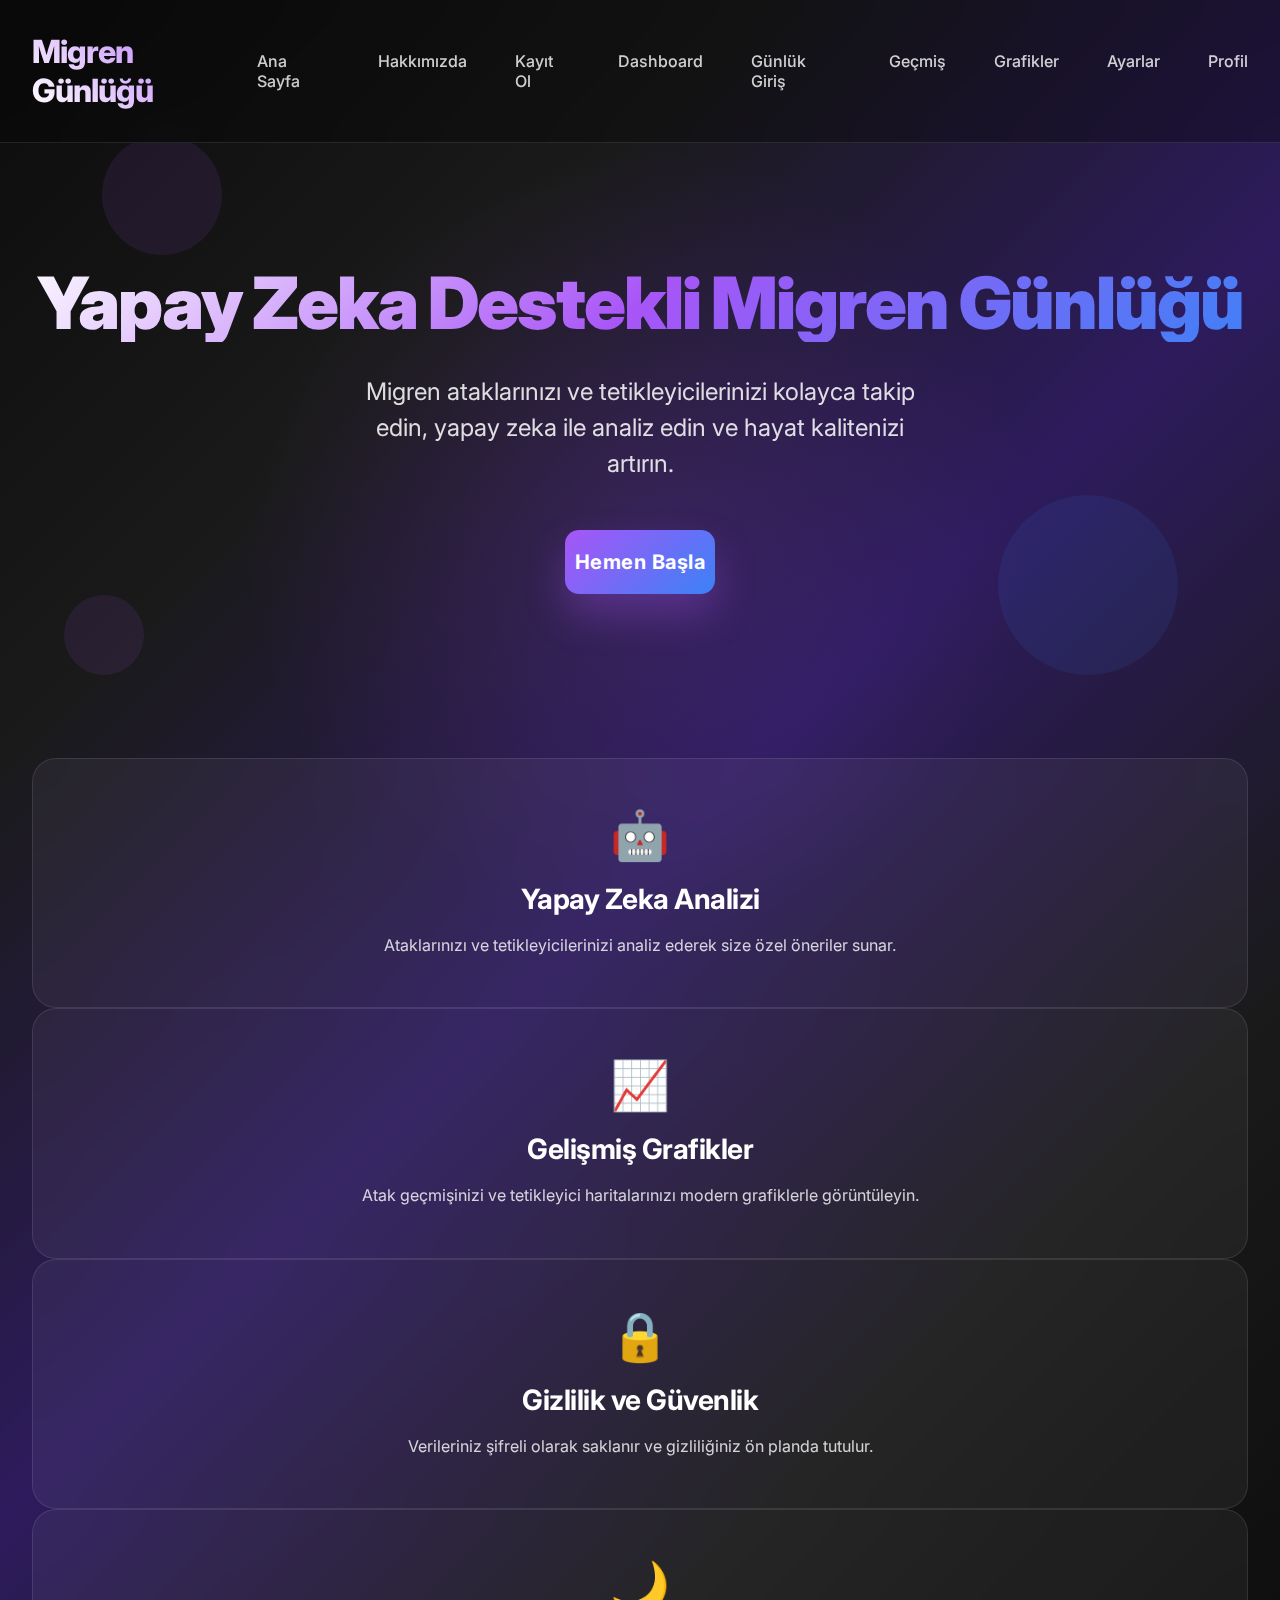
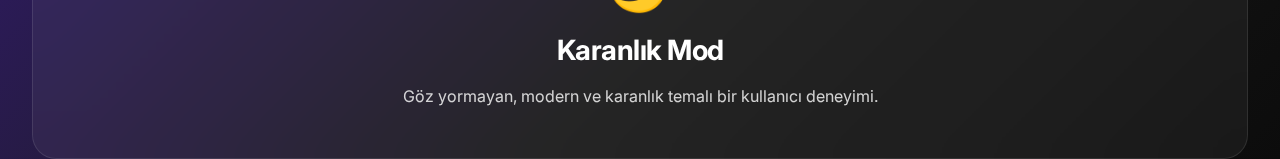
<file: frontend/index.html>
<!DOCTYPE html>
<html lang="tr">
<head>
  <meta charset="UTF-8">
  <meta name="viewport" content="width=device-width, initial-scale=1.0">
  <title>Yapay Zeka Destekli Migren Günlüğü</title>
  <link href="https://fonts.googleapis.com/css2?family=Inter:wght@400;700;900&display=swap" rel="stylesheet">
  <link rel="stylesheet" href="css/main.css">
</head>
<body>
  <div class="floating-elements">
    <div class="floating-circle circle1"></div>
    <div class="floating-circle circle2"></div>
    <div class="floating-circle circle3"></div>
  </div>
  <header>
    <div class="container">
      <nav>
        <a href="index.html" class="logo">Migren Günlüğü</a>
        <ul class="nav-links">
          <li><a href="index.html">Ana Sayfa</a></li>
          <li><a href="about.html">Hakkımızda</a></li>
          <li><a href="signup.html">Kayıt Ol</a></li>
          <li><a href="dashboard.html">Dashboard</a></li>
          <li><a href="panel.html">Günlük Giriş</a></li>
          <li><a href="gecmis.html">Geçmiş</a></li>
          <li><a href="grafikler.html">Grafikler</a></li>
          <li><a href="ayarlar.html">Ayarlar</a></li>
          <li><a href="profile.html">Profil</a></li>
        </ul>
      </nav>
    </div>
  </header>
  <main>
    <section class="hero">
      <h1>Yapay Zeka Destekli Migren Günlüğü</h1>
      <p>Migren ataklarınızı ve tetikleyicilerinizi kolayca takip edin, yapay zeka ile analiz edin ve hayat kalitenizi artırın.</p>
      <a href="signup.html" class="cta-button">Hemen Başla</a>
    </section>
    <section class="features">
      <div class="container">
        <div class="features-grid">
          <div class="feature-card">
            <div class="feature-icon">🤖</div>
            <h3>Yapay Zeka Analizi</h3>
            <p>Ataklarınızı ve tetikleyicilerinizi analiz ederek size özel öneriler sunar.</p>
          </div>
          <div class="feature-card">
            <div class="feature-icon">📈</div>
            <h3>Gelişmiş Grafikler</h3>
            <p>Atak geçmişinizi ve tetikleyici haritalarınızı modern grafiklerle görüntüleyin.</p>
          </div>
          <div class="feature-card">
            <div class="feature-icon">🔒</div>
            <h3>Gizlilik ve Güvenlik</h3>
            <p>Verileriniz şifreli olarak saklanır ve gizliliğiniz ön planda tutulur.</p>
          </div>
          <div class="feature-card">
            <div class="feature-icon">🌙</div>
            <h3>Karanlık Mod</h3>
            <p>Göz yormayan, modern ve karanlık temalı bir kullanıcı deneyimi.</p>
          </div>
        </div>
      </div>
    </section>
  </main>
</body>
</html>
</file>
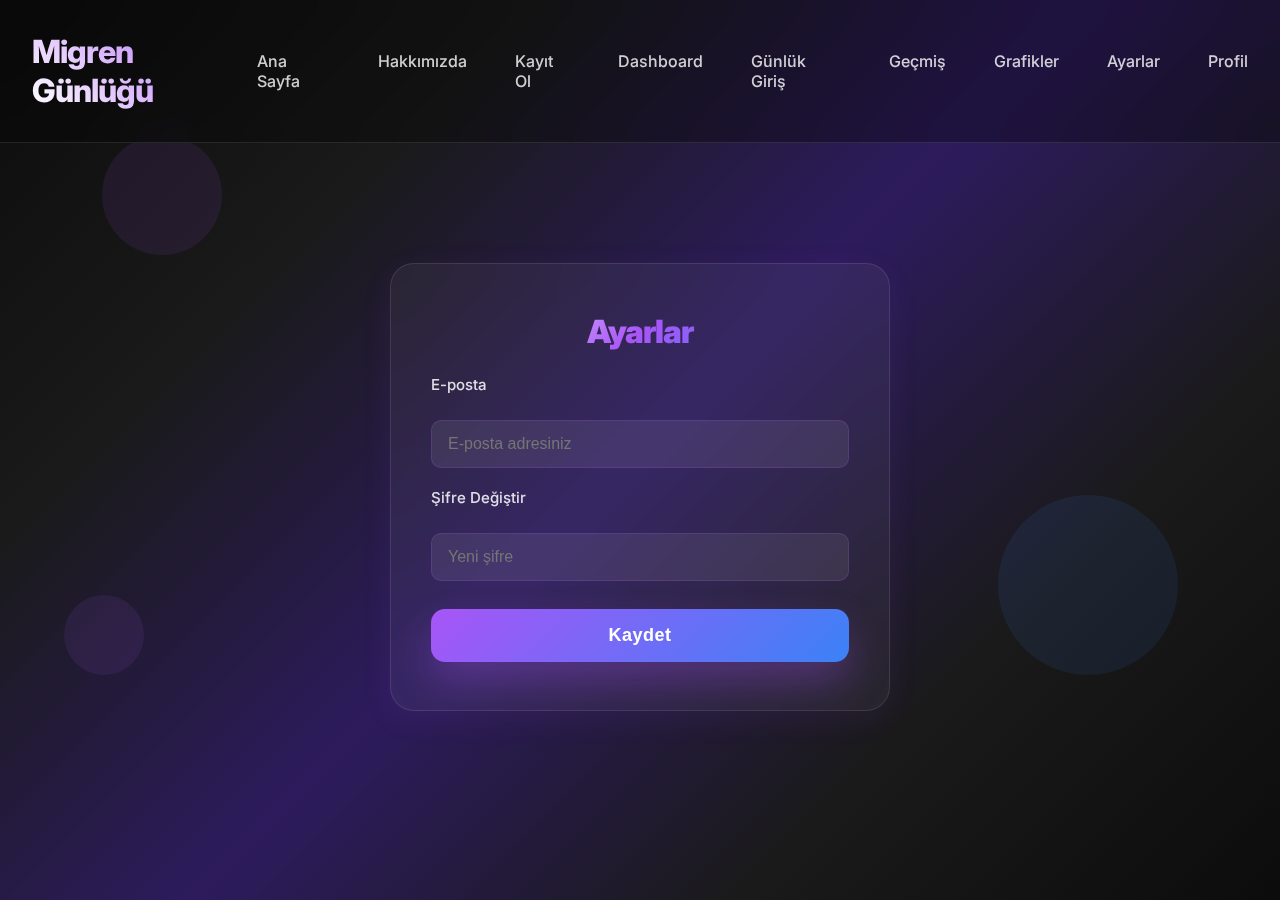
<file: frontend/ayarlar.html>
<!DOCTYPE html>
<html lang="tr">
<head>
  <meta charset="UTF-8">
  <meta name="viewport" content="width=device-width, initial-scale=1.0">
  <title>Ayarlar | Yapay Zeka Destekli Migren Günlüğü</title>
  <link href="https://fonts.googleapis.com/css2?family=Inter:wght@400;700;900&display=swap" rel="stylesheet">
  <link rel="stylesheet" href="css/main.css">
</head>
<body>
  <div class="floating-elements">
    <div class="floating-circle circle1"></div>
    <div class="floating-circle circle2"></div>
    <div class="floating-circle circle3"></div>
  </div>
  <header>
    <div class="container">
      <nav>
        <a href="index.html" class="logo">Migren Günlüğü</a>
        <ul class="nav-links">
          <li><a href="index.html">Ana Sayfa</a></li>
          <li><a href="about.html">Hakkımızda</a></li>
          <li><a href="signup.html">Kayıt Ol</a></li>
          <li><a href="dashboard.html">Dashboard</a></li>
          <li><a href="panel.html">Günlük Giriş</a></li>
          <li><a href="gecmis.html">Geçmiş</a></li>
          <li><a href="grafikler.html">Grafikler</a></li>
          <li><a href="ayarlar.html">Ayarlar</a></li>
          <li><a href="profile.html">Profil</a></li>
        </ul>
      </nav>
    </div>
  </header>
  <main>
    <section class="settings-section">
      <div class="settings-card">
        <h1>Ayarlar</h1>
        <form>
          <label for="email">E-posta</label>
          <input type="email" id="email" placeholder="E-posta adresiniz" required>
          <label for="password">Şifre Değiştir</label>
          <input type="password" id="password" placeholder="Yeni şifre">
          <button type="submit" class="cta-button">Kaydet</button>
        </form>
      </div>
    </section>
  </main>
<script>
document.addEventListener("DOMContentLoaded", function () {
  const form = document.querySelector("form");

  form.addEventListener("submit", async function (e) {
    e.preventDefault();

    const password = document.getElementById("password").value;
    if (!password || password.length < 6) {
      alert("Lütfen en az 6 karakterli bir şifre girin.");
      return;
    }

    const token = localStorage.getItem("access_token");

    try {
      const res = await fetch("http://localhost:8000/users/me/password", {
        method: "PUT",
        headers: {
          "Content-Type": "application/json",
          "Authorization": `Bearer ${token}`
        },
        body: JSON.stringify({ new_password: password })
      });

      const result = await res.json();

      if (res.ok) {
        alert("✅ Şifre başarıyla güncellendi.");
        document.getElementById("password").value = "";
      } else {
        console.error("❌ API Hatası:", result);
        alert("⚠️ Şifre güncellenemedi: " + (result.detail || result.message));
      }

    } catch (err) {
      console.error("❌ Fetch hatası:", err);
      alert("❌ Bağlantı hatası.");
    }
  });
});
</script>

<script>
  console.log("✅ Ayarlar sayfası JS yüklendi.");
</script>


</body>
</html>
</file>
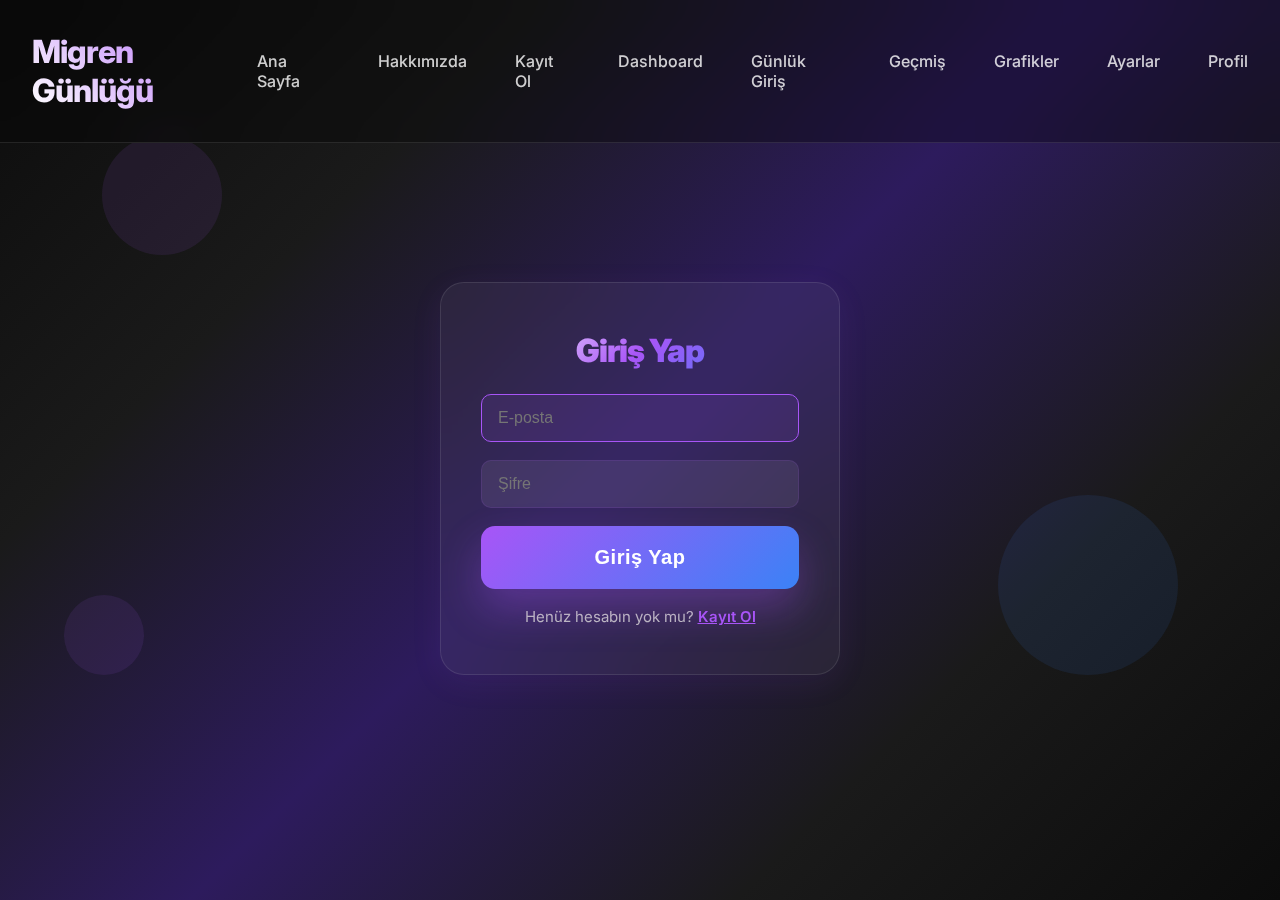
<file: frontend/dashboard.html>
<!DOCTYPE html>
<html lang="tr">
<head>
  <meta charset="UTF-8">
  <meta name="viewport" content="width=device-width, initial-scale=1.0">
  <title>Dashboard | Yapay Zeka Destekli Migren Günlüğü</title>
  <link href="https://fonts.googleapis.com/css2?family=Inter:wght@400;700;900&display=swap" rel="stylesheet">
  <link rel="stylesheet" href="css/main.css">
</head>
<body>
  <div class="floating-elements">
    <div class="floating-circle circle1"></div>
    <div class="floating-circle circle2"></div>
    <div class="floating-circle circle3"></div>
  </div>
  <header>
    <div class="container">
      <nav>
        <a href="index.html" class="logo">Migren Günlüğü</a>
        <ul class="nav-links">
          <li><a href="index.html">Ana Sayfa</a></li>
          <li><a href="about.html">Hakkımızda</a></li>
          <li><a href="signup.html">Kayıt Ol</a></li>
          <li><a href="dashboard.html">Dashboard</a></li>
          <li><a href="panel.html">Günlük Giriş</a></li>
          <li><a href="gecmis.html">Geçmiş</a></li>
          <li><a href="grafikler.html">Grafikler</a></li>
          <li><a href="ayarlar.html">Ayarlar</a></li>
          <li><a href="profile.html">Profil</a></li>
        </ul>
      </nav>
    </div>
  </header>
  <main>
    <section class="dashboard-section">
      <h1 id="welcomeMessage">Hoş Geldiniz!</h1>
      <div class="summary-grid">
        <div class="summary-card">
          <div class="summary-icon">🧠</div>
          <h3>Son Atak</h3>
          <p id="lastAttack">Yükleniyor...</p>
        </div>
        <div class="summary-card">
          <div class="summary-icon">📅</div>
          <h3>Toplam Günlük</h3>
          <p id="totalEntries">Yükleniyor...</p>
        </div>
        <div class="summary-card">
          <div class="summary-icon">📈</div>
          <h3>En Sık Tetikleyici</h3>
          <p id="primaryTrigger">Yükleniyor...</p>
        </div>
        <div class="summary-card">
          <div class="summary-icon">💡</div>
          <h3>AI Önerisi</h3>
          <ul id="aiRecommendation">Yükleniyor...</ul>
        </div>
      </div>
      <div class="cta-center"><a href="panel.html" class="cta-button">Yeni Günlük Girişi Yap</a></div>
    </section>
  </main>
  <script src="js/main.js"></script>
  <script>
  document.addEventListener('DOMContentLoaded', function() {
    loadDashboardData();
  });
  async function loadDashboardData() {
    //  VERİLERİ BEKLE
    const entries = await MigrenApp.DataManager.getEntries();
    const recentEntries = await MigrenApp.DataManager.getRecentEntries(30);

    //  Hoş geldin mesajı
    const user = MigrenApp.UserManager.getCurrentUser();
    const welcomeMessage = document.getElementById('welcomeMessage');
    if (user) {
      welcomeMessage.textContent = `Hoş Geldiniz, ${user.name || 'Kullanıcı'}!`;
    }

    //  Toplam kayıt
    document.getElementById('totalEntries').textContent = `${entries.length} kayıt`;

    //  Son atak
    const lastAttack = document.getElementById('lastAttack');
    if (entries.length > 0) {
      const lastEntry = entries[entries.length - 1];
      const daysAgo = Math.floor((new Date() - new Date(lastEntry.created_at)) / (1000 * 60 * 60 * 24));
      lastAttack.textContent = daysAgo === 0 ? 'Bugün' : `${daysAgo} gün önce`;
    } else {
      lastAttack.textContent = 'Henüz kayıt yok';
    }


   //  En sık tetikleyici (backend üzerinden)
  const primaryTrigger = document.getElementById('primaryTrigger');
  try {
   const summary = await MigrenApp.AnalysisManager.getSummary(30);
  const triggerMap = {
    bright_light: "Parlak Işık",
    irregular_meals: "Düzensiz Beslenme",
    weather_change: "Hava Değişikliği"
  };
  const label = triggerMap[summary.primary_trigger] || "Belirlenemedi";
  primaryTrigger.textContent = label;
} catch (e) {
  console.error("Tetikleyici alınamadı:", e);
  primaryTrigger.textContent = "Yüklenemedi";
}


    //  AI önerisi (gerçek backend analizi ile)
const aiRecommendation = document.getElementById('aiRecommendation');

if (entries.length > 0) {
  try {
    const summary = await MigrenApp.AnalysisManager.getSummary(30);
    const suggestions = summary.recommendations;

    aiRecommendation.innerHTML = suggestions.length > 0
      ? suggestions.map(s => `<li>${s}</li>`).join("")
      : "<li>Her şey yolunda!</li>";

  } catch (error) {
    console.error("AI önerisi alınamadı:", error);
    aiRecommendation.textContent = "AI önerisi alınamadı.";
  }
} else {
  aiRecommendation.textContent = "Veri girişi yapın";
}

  }
</script>

</body>
</html>
</file>
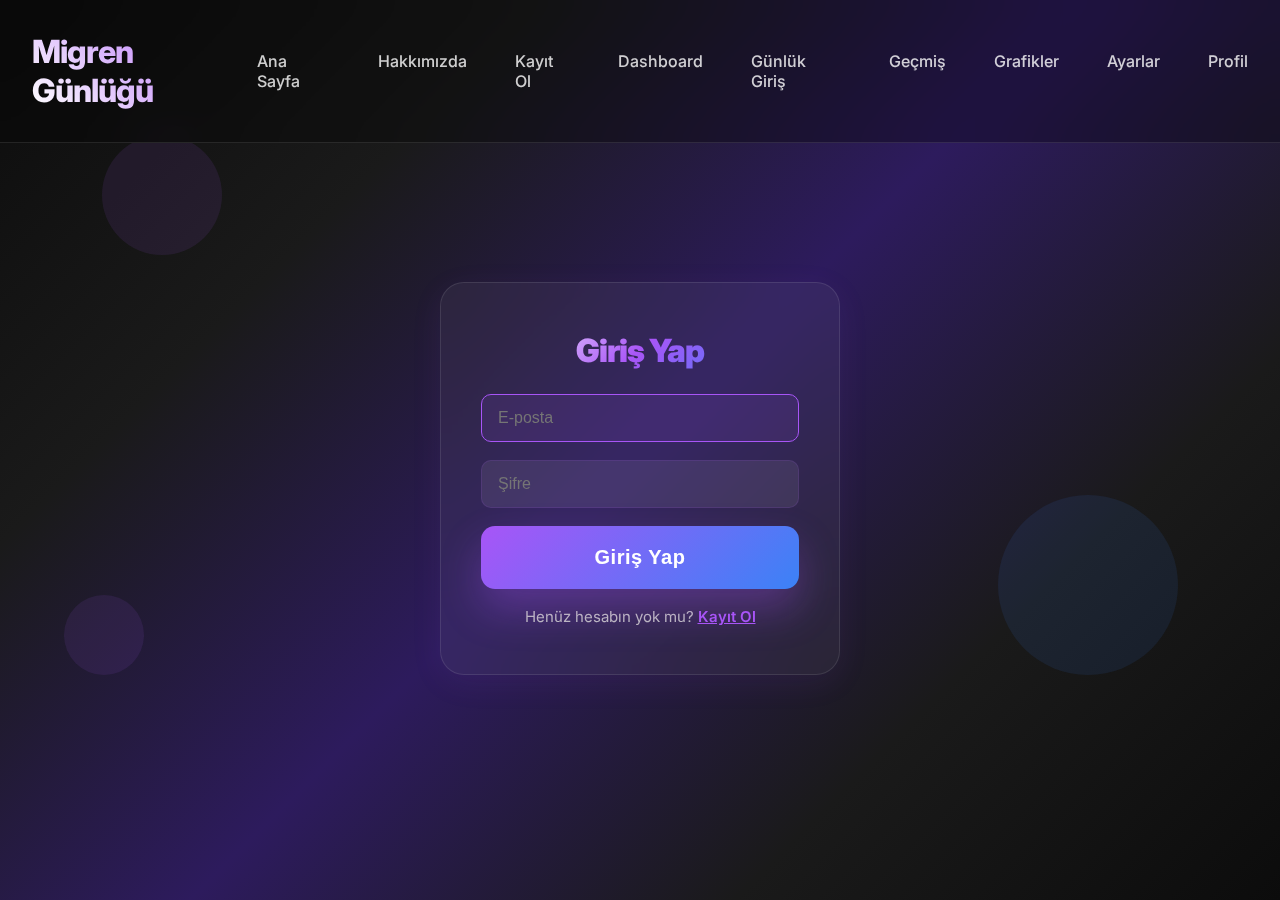
<file: frontend/login.html>
<!DOCTYPE html>
<html lang="tr">
<head>
  <meta charset="UTF-8">
  <meta name="viewport" content="width=device-width, initial-scale=1.0">
  <title>Giriş Yap | Yapay Zeka Destekli Migren Günlüğü</title>
  <link href="https://fonts.googleapis.com/css2?family=Inter:wght@400;700;900&display=swap" rel="stylesheet">
  <link rel="stylesheet" href="css/main.css">
</head>
<body>
  <div class="floating-elements">
    <div class="floating-circle circle1"></div>
    <div class="floating-circle circle2"></div>
    <div class="floating-circle circle3"></div>
  </div>
  <header>
    <div class="container">
      <nav>
        <a href="index.html" class="logo">Migren Günlüğü</a>
        <ul class="nav-links">
          <li><a href="index.html">Ana Sayfa</a></li>
          <li><a href="about.html">Hakkımızda</a></li>
          <li><a href="signup.html">Kayıt Ol</a></li>
          <li><a href="dashboard.html">Dashboard</a></li>
          <li><a href="panel.html">Günlük Giriş</a></li>
          <li><a href="gecmis.html">Geçmiş</a></li>
          <li><a href="grafikler.html">Grafikler</a></li>
          <li><a href="ayarlar.html">Ayarlar</a></li>
          <li><a href="profile.html">Profil</a></li>
        </ul>
      </nav>
    </div>
  </header>
  <main>
    <section class="login-section">
      <div class="login-card">
        <h1>Giriş Yap</h1>
        <form id="loginForm" onsubmit="handleLogin(event)" autocomplete="on">
          <input type="email" name="email" placeholder="E-posta" required autofocus>
          <input type="password" name="password" placeholder="Şifre" required>
          <button type="submit" class="cta-button">Giriş Yap</button>
        </form>
        <div class="signup-link">
          Henüz hesabın yok mu? <a href="signup.html">Kayıt Ol</a>
        </div>
      </div>
    </section>
  </main>
  <script src="js/main.js"></script>
  <script>
    // ✅ Login sonrası kullanıcı bilgilerini localStorage'a kaydetme
function handleLogin(event) {
  event.preventDefault();
  const formData = new FormData(event.target);
  const data = Object.fromEntries(formData.entries());

  fetch('http://localhost:8000/auth/login', {
    method: 'POST',
    headers: { 'Content-Type': 'application/json' },
    body: JSON.stringify({ email: data.email, password: data.password })
  })
  .then(res => res.json())
  .then(result => {
    if (result.access_token) {
      localStorage.setItem('access_token', result.access_token);
      MigrenApp.UserManager.setCurrentUser({
        name: data.email.split('@')[0],
        email: data.email,
        createdAt: new Date().toISOString()
      });
      MigrenApp.UIHelper.showNotification('Giriş başarılı!', 'success');
      setTimeout(() => {
        window.location.href = 'dashboard.html';
      }, 1000);
    } else {
      MigrenApp.UIHelper.showNotification('E-posta veya şifre hatalı!', 'error');
    }
  })
  .catch(() => {
    MigrenApp.UIHelper.showNotification('Sunucuya bağlanılamadı!', 'error');
  });
}
    

    // Demo kullanıcı kodunu kaldırdım, artık localStorage'da kullanıcı tutulmuyor.
  </script>
</body>
</html>
</file>
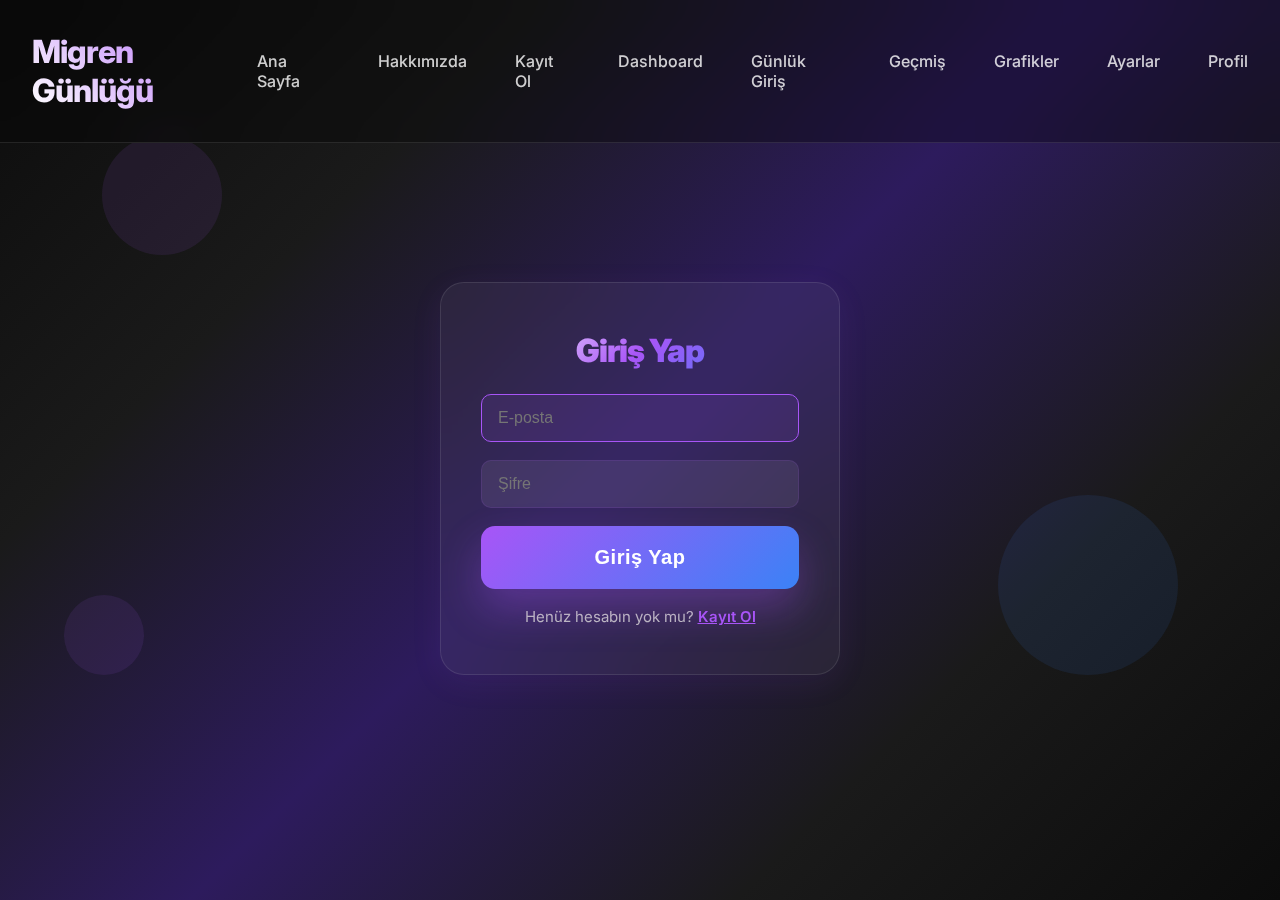
<file: frontend/panel.html>
<!DOCTYPE html>
<html lang="tr">
<head>
  <meta charset="UTF-8">
  <meta name="viewport" content="width=device-width, initial-scale=1.0">
  <title>Günlük Giriş | Yapay Zeka Destekli Migren Günlüğü</title>
  <link href="https://fonts.googleapis.com/css2?family=Inter:wght@400;700;900&display=swap" rel="stylesheet">
  <link rel="stylesheet" href="css/main.css">
</head>
<body>
  <div class="floating-elements">
    <div class="floating-circle circle1"></div>
    <div class="floating-circle circle2"></div>
    <div class="floating-circle circle3"></div>
  </div>
  <header>
    <div class="container">
      <nav>
        <a href="index.html" class="logo">Migren Günlüğü</a>
        <ul class="nav-links">
          <li><a href="index.html">Ana Sayfa</a></li>
          <li><a href="about.html">Hakkımızda</a></li>
          <li><a href="signup.html">Kayıt Ol</a></li>
          <li><a href="dashboard.html">Dashboard</a></li>
          <li><a href="panel.html">Günlük Giriş</a></li>
          <li><a href="gecmis.html">Geçmiş</a></li>
          <li><a href="grafikler.html">Grafikler</a></li>
          <li><a href="ayarlar.html">Ayarlar</a></li>
          <li><a href="profile.html">Profil</a></li>
        </ul>
      </nav>
    </div>
  </header>
  <main>
    <section class="panel-section">
      <div class="panel-card">
        <h1>Günlük Girişi</h1>
        <form id="migrenForm" onsubmit="handleFormSubmit(event)">
          <input type="number" min="0" max="24" step="0.1" placeholder="Uyku Süresi (saat)" name="uyku" required>
          <input type="number" min="1" max="10" step="1" placeholder="Stres Seviyesi (1-10)" name="stres" required inputmode="decimal" pattern="[0-9]*[.,]?[0-9]*">
          <input type="number" min="0" max="10" step="0.1" placeholder="Su Tüketimi (litre)" name="su" required inputmode="decimal" pattern="[0-9]*[.,]?[0-9]*">
          <input type="number" min="0" max="24" step="0.1" placeholder="Ekran Süresi (saat)" name="ekran" required inputmode="decimal" pattern="[0-9]*[.,]?[0-9]*">
          <select name="ruhHali" required>
            <option value="">Ruh Hali</option>
            <option value="iyi">İyi</option>
            <option value="orta">Orta</option>
            <option value="kötü">Kötü</option>
          </select>
          <div style="display: flex; flex-direction: column; align-items: flex-start; gap: 10px; margin: 18px 0 0 0;">
            <label style="display: flex; align-items: center; gap: 8px; font-size: 15px;"><input type="checkbox" name="isik"> Parlak ışığa maruz kaldım</label>
            <label style="display: flex; align-items: center; gap: 8px; font-size: 15px;"><input type="checkbox" name="beslenme"> Beslenmem düzensizdi</label>
            <label style="display: flex; align-items: center; gap: 8px; font-size: 15px;"><input type="checkbox" name="hava"> Hava değişikliği oldu</label>
          </div>
          <textarea rows="4" placeholder="Notlar (isteğe bağlı)" name="notlar"></textarea>
          <button type="submit" class="cta-button">Kaydet</button>
        </form>
      </div>
    </section>
  </main>
  <script src="js/main.js"></script>
  <script>
async function handleFormSubmit(event) {
  event.preventDefault();

  const formData = new FormData(event.target);
  const data = Object.fromEntries(formData.entries());

  data.isik = event.target.querySelector('input[name="isik"]').checked;
  data.beslenme = event.target.querySelector('input[name="beslenme"]').checked;
  data.hava = event.target.querySelector('input[name="hava"]').checked;

  const validation = MigrenApp.FormValidator.validateMigrenForm(data);
  if (!validation.isValid) {
    MigrenApp.UIHelper.showNotification(validation.errors.join(', '), 'error');
    return;
  }

  // ✅ Backend'e uygun isimlerle veri hazırla
  const backendEntry = {
    sleep_duration: parseFloat(data.uyku),
    stress_level: parseInt(data.stres),
    water_intake: parseFloat(data.su),
    screen_time: parseFloat(data.ekran),
    mood: data.ruhHali,
    bright_light: data.isik,
    irregular_meals: data.beslenme,
    weather_change: data.hava,
    note: data.notlar || null
  };

 // Veriyi kaydet
await MigrenApp.DataManager.saveEntry(backendEntry);

// ML risk tahmini al
const mlResult = await MigrenApp.DataManager.predictRisk(backendEntry);
console.log("ML sonucu:", mlResult);

// Sonucu localStorage'a kaydet
localStorage.setItem("ml_result", JSON.stringify(mlResult));

MigrenApp.UIHelper.showNotification('Günlük girişiniz başarıyla kaydedildi!', 'success');

// Sonuç sayfasına geç
setTimeout(() => {
  window.location.href = 'result.html';
}, 1000);

}

  </script>
</body>
</html>
</file>
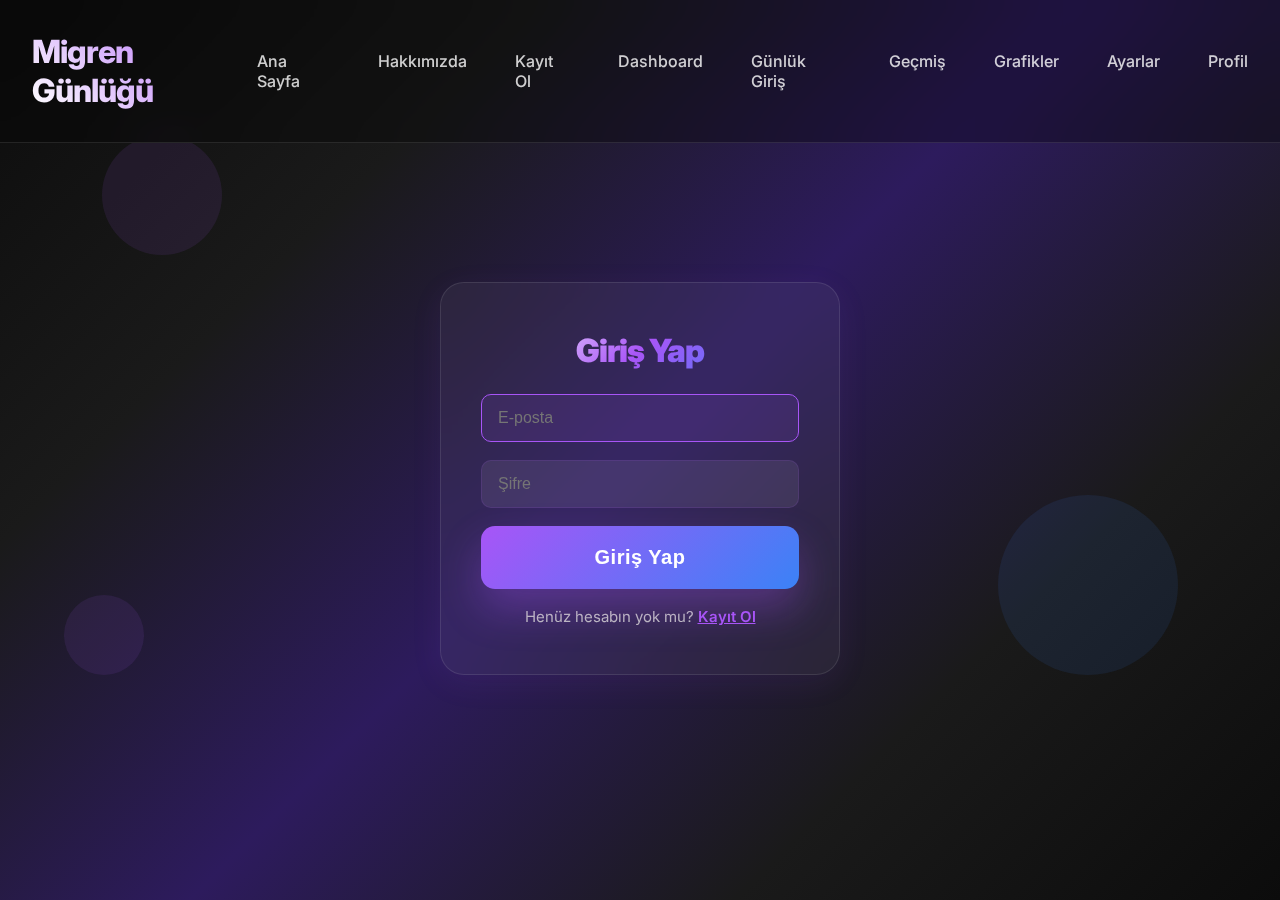
<file: frontend/profile.html>
<!DOCTYPE html>
<html lang="tr">
<head>
  <meta charset="UTF-8">
  <meta name="viewport" content="width=device-width, initial-scale=1.0">
  <title>Profil | Yapay Zeka Destekli Migren Günlüğü</title>
  <link href="https://fonts.googleapis.com/css2?family=Inter:wght@400;700;900&display=swap" rel="stylesheet">
  <link rel="stylesheet" href="css/main.css">
</head>
<body>
  <div class="floating-elements">
    <div class="floating-circle circle1"></div>
    <div class="floating-circle circle2"></div>
    <div class="floating-circle circle3"></div>
  </div>
  <header>
    <div class="container">
      <nav>
        <a href="index.html" class="logo">Migren Günlüğü</a>
        <ul class="nav-links">
          <li><a href="index.html">Ana Sayfa</a></li>
          <li><a href="about.html">Hakkımızda</a></li>
          <li><a href="signup.html">Kayıt Ol</a></li>
          <li><a href="dashboard.html">Dashboard</a></li>
          <li><a href="panel.html">Günlük Giriş</a></li>
          <li><a href="gecmis.html">Geçmiş</a></li>
          <li><a href="grafikler.html">Grafikler</a></li>
          <li><a href="ayarlar.html">Ayarlar</a></li>
          <li><a href="profile.html">Profil</a></li>
        </ul>
      </nav>
    </div>
  </header>
  <main>
    <section class="profile-section">
      <div class="profile-card">
        <img src="https://randomuser.me/api/portraits/men/32.jpg" alt="Profil" class="profile-avatar">
        <h1 id="userName">Yükleniyor...</h1>
        <p id="userEmail">Yükleniyor...</p>
        <div class="profile-info">
          <div><strong>Kayıt Tarihi:</strong> <span id="userCreatedAt">Yükleniyor...</span></div>
          <div><strong>Toplam Kayıt:</strong> <span id="totalEntries">Yükleniyor...</span></div>
          <div><strong>Son Giriş:</strong> <span id="lastLogin">Yükleniyor...</span></div>
        </div>
        <button onclick="logout()" class="cta-button" style="background: linear-gradient(135deg, #ef4444 0%, #dc2626 100%);">Çıkış Yap</button>
      </div>
    </section>
  </main>
  <script src="js/main.js"></script>
  <script>
    document.addEventListener('DOMContentLoaded', function() {
      loadProfileData();
    });

    async function loadProfileData() {
  const token = localStorage.getItem("access_token");

  try {
    const res = await fetch("http://localhost:8000/users/me", {
      headers: {
        Authorization: `Bearer ${token}`
      }
    });

    if (!res.ok) throw new Error("Profil alınamadı");

    const user = await res.json();

    // Güncel verileri yerleştir
    document.getElementById('userName').textContent = user.name;
    document.getElementById('userEmail').textContent = user.email;
    document.getElementById('userCreatedAt').textContent = MigrenApp.UIHelper.formatDate(new Date(user.created_at));

    const entries = await MigrenApp.DataManager.getEntries();
    document.getElementById('totalEntries').textContent = entries.length;

    document.getElementById('lastLogin').textContent = 'Bugün';

  } catch (err) {
    console.error("Profil yüklenemedi:", err);
    window.location.href = "login.html";
  }
}


    function logout() {
      if (confirm('Çıkış yapmak istediğinizden emin misiniz?')) {
        MigrenApp.UserManager.logout();
        MigrenApp.UIHelper.showNotification('Çıkış yapıldı', 'info');
        setTimeout(() => {
          window.location.href = 'index.html';
        }, 1000);
      }
    }
  </script>
</body>
</html>
</file>
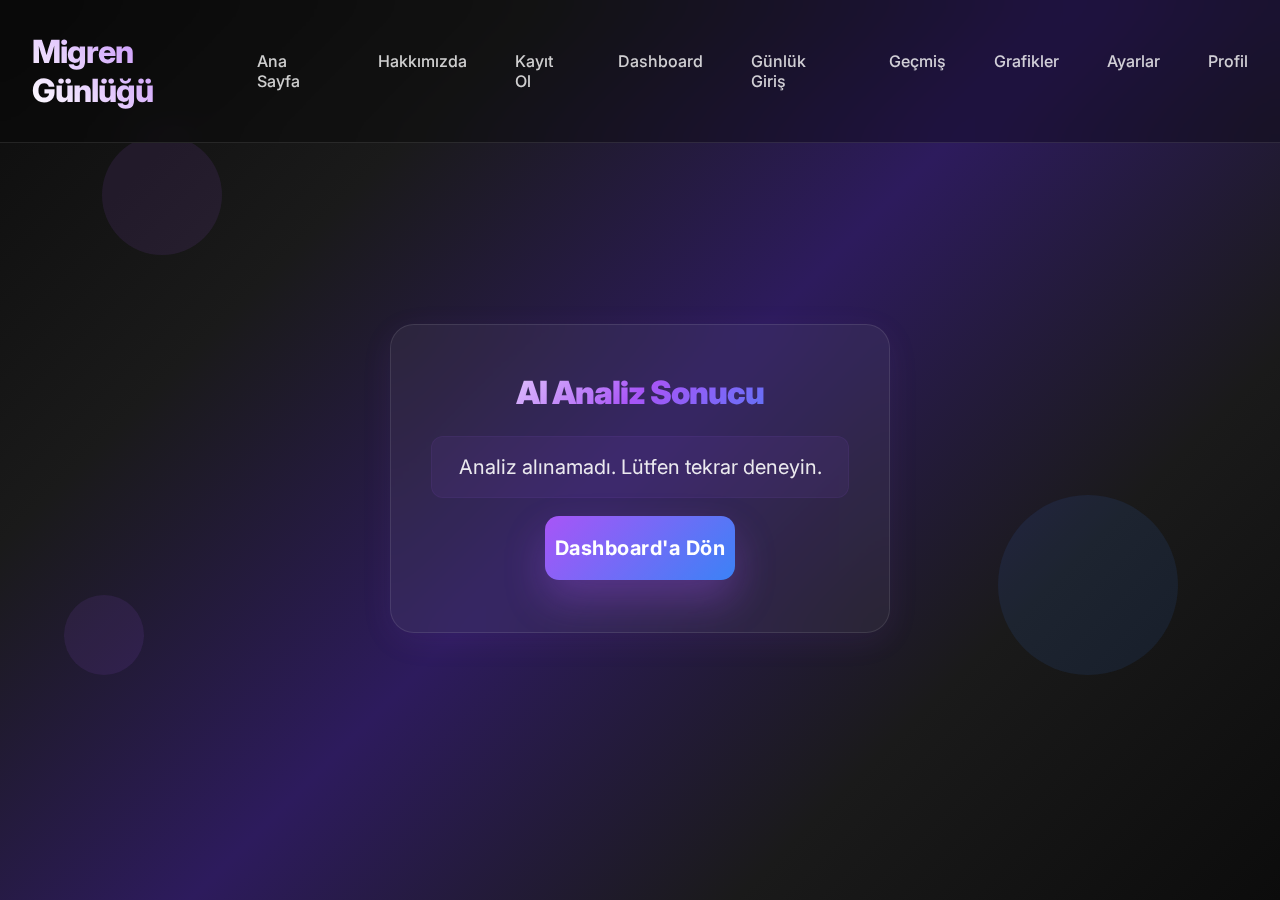
<file: frontend/result.html>
<!DOCTYPE html>
<html lang="tr">
<head>
  <meta charset="UTF-8">
  <meta name="viewport" content="width=device-width, initial-scale=1.0">
  <title>Sonuçlar | Yapay Zeka Destekli Migren Günlüğü</title>
  <link href="https://fonts.googleapis.com/css2?family=Inter:wght@400;700;900&display=swap" rel="stylesheet">
  <link rel="stylesheet" href="css/main.css">
</head>
<body>
  <div class="floating-elements">
    <div class="floating-circle circle1"></div>
    <div class="floating-circle circle2"></div>
    <div class="floating-circle circle3"></div>
  </div>
  <header>
    <div class="container">
      <nav>
        <a href="index.html" class="logo">Migren Günlüğü</a>
        <ul class="nav-links">
          <li><a href="index.html">Ana Sayfa</a></li>
          <li><a href="about.html">Hakkımızda</a></li>
          <li><a href="signup.html">Kayıt Ol</a></li>
          <li><a href="dashboard.html">Dashboard</a></li>
          <li><a href="panel.html">Günlük Giriş</a></li>
          <li><a href="gecmis.html">Geçmiş</a></li>
          <li><a href="grafikler.html">Grafikler</a></li>
          <li><a href="ayarlar.html">Ayarlar</a></li>
          <li><a href="profile.html">Profil</a></li>
        </ul>
      </nav>
    </div>
  </header>
  <main>
    <section class="result-section">
      <div class="result-card">
        <h1>AI Analiz Sonucu</h1>
        <div class="ai-result" id="aiResult">
          Verileriniz analiz ediliyor...
        </div>
        <a href="dashboard.html" class="cta-button">Dashboard'a Dön</a>
      </div>
    </section>
  </main>
    
    <script src="js/main.js"></script>
<script>
  document.addEventListener('DOMContentLoaded', async function () {
    const aiResult = document.getElementById('aiResult');
    try {
      const mlResult = await MigrenApp.AnalysisManager.getSummary();

      if (!mlResult || !mlResult.recommendations || mlResult.recommendations.length === 0) {
        aiResult.innerHTML = 'Henüz veri girişi yapılmamış. <a href="panel.html">Günlük giriş yapmak için tıklayın</a>.';
        return;
      }

      const resultHTML = `
        <p><strong>Toplam Giriş:</strong> ${mlResult.total_entries}</p>
        <p><strong>Risk Skoru:</strong> ${mlResult.risk_score} / 9</p>
        <p><strong>Risk Seviyesi:</strong> ${mlResult.risk_level}</p>
        <p><strong>Güven:</strong> ${(mlResult.confidence * 100).toFixed(1)}%</p>
        <hr>
        <p><strong>AI Tavsiyeleri:</strong></p>
        <ul>${mlResult.recommendations.map(r => `<li>${r}</li>`).join('')}</ul>
      `;

      aiResult.innerHTML = resultHTML;

    } catch (error) {
      console.error("Analiz hatası:", error);
      aiResult.innerHTML = 'Analiz alınamadı. Lütfen tekrar deneyin.';
    }
  });
</script>


  </script>
</body>
</html>
</file>
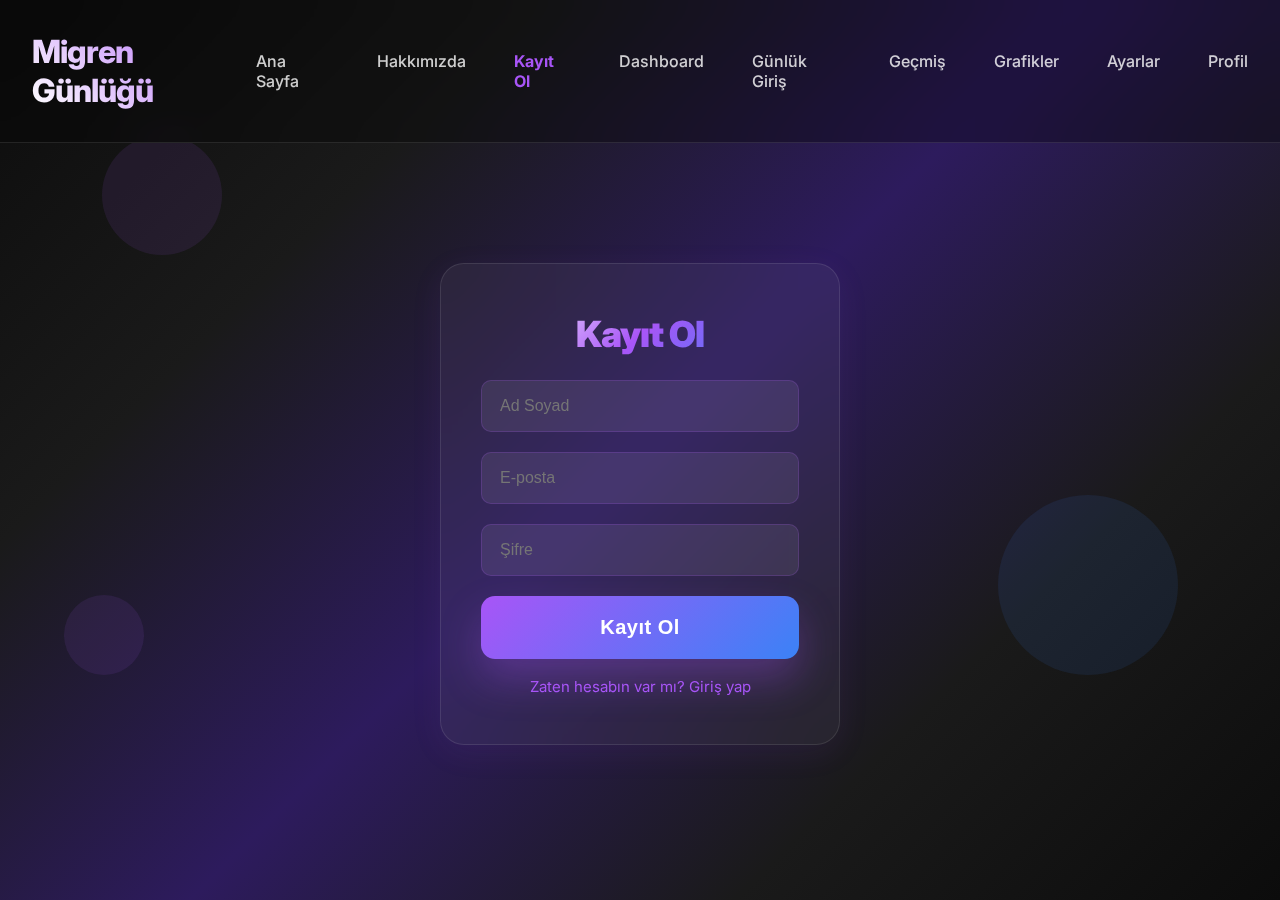
<file: frontend/signup.html>
<!DOCTYPE html>
<html lang="tr">
<head>
  <meta charset="UTF-8">
  <meta name="viewport" content="width=device-width, initial-scale=1.0">
  <title>Kayıt Ol | Yapay Zeka Destekli Migren Günlüğü</title>
  <link href="https://fonts.googleapis.com/css2?family=Inter:wght@400;700;900&display=swap" rel="stylesheet">
  <link rel="stylesheet" href="css/main.css">
 
</head>
<body>
  <div class="floating-elements">
    <div class="floating-circle circle1"></div>
    <div class="floating-circle circle2"></div>
    <div class="floating-circle circle3"></div>
  </div>
  <header>
    <div class="container">
      <nav>
        <a href="index.html" class="logo">Migren Günlüğü</a>
        <ul class="nav-links">
          <li><a href="index.html">Ana Sayfa</a></li>
          <li><a href="about.html">Hakkımızda</a></li>
          <li><a href="signup.html">Kayıt Ol</a></li>
          <li><a href="dashboard.html">Dashboard</a></li>
          <li><a href="panel.html">Günlük Giriş</a></li>
          <li><a href="gecmis.html">Geçmiş</a></li>
          <li><a href="grafikler.html">Grafikler</a></li>
          <li><a href="ayarlar.html">Ayarlar</a></li>
          <li><a href="profile.html">Profil</a></li>
        </ul>
      </nav>
    </div>
  </header>
  <main>
    <section class="signup-section">
      <div class="signup-card">
        <h1>Kayıt Ol</h1>
        <form id="signupForm" onsubmit="handleSignup(event)">
          <input type="text" name="name" placeholder="Ad Soyad" required>
          <input type="email" name="email" placeholder="E-posta" required>
          <input type="password" name="password" placeholder="Şifre" required minlength="6">
          <button type="submit" class="cta-button">Kayıt Ol</button>
        </form>
        <a href="login.html" class="login-link">Zaten hesabın var mı? Giriş yap</a>
      </div>
    </section>
  </main>
  <script src="js/main.js"></script>
  <script>
    // ✅ Signup sonrası localStorage'a kullanıcı bilgisi yazma
function handleSignup(event) {
  event.preventDefault();
  const formData = new FormData(event.target);
  const data = Object.fromEntries(formData.entries());

  fetch('http://localhost:8000/auth/signup', {
    method: 'POST',
    headers: { 'Content-Type': 'application/json' },
    body: JSON.stringify({ name: data.name, email: data.email, password: data.password })
  })
  .then(res => {
    if (res.ok) {
      MigrenApp.UserManager.setCurrentUser({
        name: data.name,
        email: data.email,
        createdAt: new Date().toISOString()
      });
      MigrenApp.UIHelper.showNotification('Kayıt başarılı! Giriş yapabilirsiniz.', 'success');
      setTimeout(() => {
        window.location.href = 'login.html';
      }, 1000);
    } else {
      return res.json().then(err => {
        MigrenApp.UIHelper.showNotification(err.detail || 'Kayıt başarısız!', 'error');
      });
    }
  })
  .catch(() => {
    MigrenApp.UIHelper.showNotification('Sunucuya bağlanılamadı!', 'error');
  });
}
  </script>
</body>
</html>
</file>
<file: frontend/css/main.css>
* {
  margin: 0;
  padding: 0;
  box-sizing: border-box;
}
/* 1. Koyu Tema ve Renk Paleti */
:root {
  --primary: #a855f7;
  --accent: #3b82f6;
  --bg: #0c0c0c;
  --bg2: #1a1a1a;
  --bg3: #2d1b5d;
  --text: #fff;
  --text-muted: rgba(255,255,255,0.8);
  --card: rgba(255,255,255,0.05);
  --border: rgba(255,255,255,0.1);
}
body {
  margin: 0;
  font-family: 'Inter', 'Segoe UI', system-ui, -apple-system, sans-serif;
  background: linear-gradient(135deg, var(--bg) 0%, var(--bg2) 25%, var(--bg3) 50%, var(--bg2) 75%, var(--bg) 100%);
  min-height: 100vh;
  overflow-x: hidden;
  color: var(--text);
}

/* 2. Container */
.container {
  max-width: 1400px;
  margin: 0 auto;
  padding: 0 32px;
}

/* 3. Logo Gradient Efekti */
.logo {
  font-size: 32px;
  font-weight: 800;
  color: #fff;
  text-decoration: none;
  letter-spacing: -1px;
  background: linear-gradient(45deg, #fff, var(--primary));
  -webkit-background-clip: text;
  -webkit-text-fill-color: transparent;
  background-clip: text;
}

/* 4. Navigation */
nav {
  display: flex;
  justify-content: space-between;
  align-items: center;
}

.nav-links {
  display: flex;
  list-style: none;
  gap: 48px;
}

.nav-links a {
  color: var(--text-muted);
  text-decoration: none;
  font-weight: 500;
  font-size: 16px;
  transition: all 0.3s ease;
  position: relative;
}
.nav-links a:hover {
  color: #fff;
}
.nav-links a::after {
  content: '';
  position: absolute;
  bottom: -4px;
  left: 0;
  width: 0;
  height: 2px;
  background: linear-gradient(45deg, var(--primary), var(--accent));
  transition: width 0.3s ease;
}
.nav-links a:hover::after {
  width: 100%;
}

/* 5. Button Stilleri */
.cta-button {
  background: linear-gradient(135deg, var(--primary) 0%, var(--accent) 100%);
  color: #fff;
  padding: 20px 10px;
  font-size: 20px;
  border: none;
  border-radius: 14px;
  cursor: pointer;
  font-weight: 700;
  transition: all 0.3s ease;
  text-transform: none;
  letter-spacing: 0.5px;
  box-shadow: 0 20px 40px rgba(168,85,247,0.3);
  position: relative;
  overflow: hidden;
  text-decoration: none;
  display: inline-block;
}
.cta-button::before {
  content: '';
  position: absolute;
  top: 0;
  left: -100%;
  width: 100%;
  height: 100%;
  background: linear-gradient(90deg, transparent, rgba(255,255,255,0.2), transparent);
  transition: left 0.5s ease;
}
.cta-button:hover::before {
  left: 100%;
}
.cta-button:hover {
  transform: translateY(-3px);
  box-shadow: 0 25px 50px rgba(168,85,247,0.4);
}

/* 6. Hero Section */
.hero {
  text-align: center;
  padding: 120px 0 160px;
  color: #fff;
  position: relative;
}
.hero::before {
  content: '';
  position: absolute;
  top: 0;
  left: 50%;
  transform: translateX(-50%);
  width: 800px;
  height: 800px;
  background: radial-gradient(circle, rgba(168,85,247,0.15) 0%, transparent 70%);
  border-radius: 50%;
  z-index: -1;
}
.hero h1 {
  font-size: 72px;
  margin-bottom: 32px;
  font-weight: 900;
  letter-spacing: -2px;
  line-height: 1.1;
  background: linear-gradient(135deg, #fff 0%, var(--primary) 50%, var(--accent) 100%);
  -webkit-background-clip: text;
  -webkit-text-fill-color: transparent;
  background-clip: text;
}
.hero p {
  font-size: 24px;
  margin-bottom: 48px;
  opacity: 0.85;
  max-width: 600px;
  margin-left: auto;
  margin-right: auto;
  line-height: 1.5;
  font-weight: 400;
}

/* 7. Feature Card ve Kartlar */
.feature-card {
  background: var(--card);
  padding: 48px;
  border-radius: 24px;
  text-align: center;
  color: #fff;
  backdrop-filter: blur(20px);
  border: 1px solid var(--border);
  transition: all 0.4s ease;
  position: relative;
  overflow: hidden;
}
.feature-card::before {
  content: '';
  position: absolute;
  top: 0;
  left: 0;
  right: 0;
  height: 1px;
  background: linear-gradient(90deg, transparent, var(--primary), transparent);
  opacity: 0;
  transition: opacity 0.3s ease;
}
.feature-card:hover::before {
  opacity: 1;
}
.feature-card:hover {
  transform: translateY(-8px);
  background: rgba(255,255,255,0.08);
  border-color: rgba(168,85,247,0.3);
}
.feature-icon {
  font-family: 'Apple Color Emoji', 'Segoe UI Emoji', 'Noto Color Emoji', sans-serif;
  font-size: 48px;
  margin-bottom: 18px;
  display: flex;
  align-items: center;
  justify-content: center;
}
.feature-card h3 {
  font-size: 28px;
  margin-bottom: 16px;
  font-weight: 700;
  letter-spacing: -0.5px;
}
.feature-card p {
  opacity: 0.8;
  line-height: 1.7;
  font-size: 16px;
  font-weight: 400;
}

/* 8. Floating Elements */
.floating-elements {
  position: fixed;
  top: 0;
  left: 0;
  width: 100%;
  height: 100%;
  pointer-events: none;
  z-index: 1;
}
.floating-circle {
  position: absolute;
  border-radius: 50%;
  background: rgba(168,85,247,0.1);
  animation: float 25s infinite linear;
}
.circle1 {
  width: 120px;
  height: 120px;
  top: 15%;
  left: 8%;
  animation-delay: -5s;
}
.circle2 {
  width: 180px;
  height: 180px;
  top: 55%;
  right: 8%;
  animation-delay: -12s;
  background: rgba(59,130,246,0.1);
}
.circle3 {
  width: 80px;
  height: 80px;
  bottom: 25%;
  left: 5%;
  animation-delay: -18s;
}
@keyframes float {
  0%, 100% { transform: translateY(0px) rotate(0deg); opacity: 0.3; }
  50% { transform: translateY(-30px) rotate(180deg); opacity: 0.8; }
}

/* 9. Responsive Breakpoint Standardizasyonu */
@media (max-width: 1400px) {
  .container {
    max-width: 100vw;
  }
}
@media (max-width: 1200px) {
  .container {
    padding: 0 16px;
  }
}
@media (max-width: 768px) {
  .hero h1 {
    font-size: 48px;
  }
  .hero p {
    font-size: 20px;
  }
  .nav-links {
    display: none;
  }
  .features-grid {
    grid-template-columns: 1fr;
  }
  .feature-card {
    padding: 24px;
  }
  .panel-card {
    padding: 24px 16px;
    margin: 0 16px;
    max-width: calc(100vw - 32px);
  }
} 
header {
  padding: 32px 0;
  position: relative;
  z-index: 10;
  background: rgba(0,0,0,0.3);
  backdrop-filter: blur(20px);
  border-bottom: 1px solid rgba(255,255,255,0.1);
} 

/* Dashboard Özel Stilleri */
.dashboard-section {
  padding: 120px 0 80px;
  position: relative;
}

.dashboard-section h1 {
  font-size: 48px;
  font-weight: 900;
  letter-spacing: -2px;
  margin-bottom: 40px;
  background: linear-gradient(135deg, var(--text) 0%, var(--primary) 50%, var(--accent) 100%);
  -webkit-background-clip: text;
  -webkit-text-fill-color: transparent;
  background-clip: text;
  text-align: center;
}

.summary-grid {
  display: grid;
  grid-template-columns: repeat(auto-fit, minmax(320px, 1fr));
  gap: 40px;
  margin-bottom: 48px;
}

.summary-card {
  background: var(--card);
  padding: 40px 32px;
  border-radius: 20px;
  color: var(--text);
  backdrop-filter: blur(20px);
  border: 1px solid var(--border);
  transition: all 0.4s ease;
  position: relative;
  overflow: hidden;
  text-align: center;
  min-width: 220px;
}

.summary-card:hover {
  transform: translateY(-8px);
  background: rgba(255,255,255,0.08);
  border-color: rgba(168,85,247,0.3);
}

.summary-icon {
  font-family: 'Apple Color Emoji', 'Segoe UI Emoji', 'Noto Color Emoji', sans-serif;
  font-size: 48px;
  margin-bottom: 18px;
  display: flex;
  align-items: center;
  justify-content: center;
}

.summary-card h3 {
  font-size: 24px;
  margin-bottom: 10px;
  font-weight: 700;
  letter-spacing: -0.5px;
}

.summary-card p {
  opacity: 0.8;
  line-height: 1.7;
  font-size: 16px;
  font-weight: 400;
}

.cta-center {
  display: flex;
  justify-content: center;
  align-items: center;
  width: 100%;
  margin: 0;
}

@media (max-width: 768px) {
  .dashboard-section h1 {
    font-size: 32px;
  }
  .summary-grid {
    grid-template-columns: 1fr;
  }
} 

/* About Sayfası Stilleri */
.about-section {
  padding: 120px 0 80px;
  text-align: center;
  position: relative;
}

.about-section h1 {
  font-size: 56px;
  font-weight: 900;
  letter-spacing: -2px;
  margin-bottom: 32px;
  background: linear-gradient(135deg, #ffffff 0%, var(--primary) 50%, var(--accent) 100%);
  -webkit-background-clip: text;
  -webkit-text-fill-color: transparent;
  background-clip: text;
}

.about-section p {
  font-size: 22px;
  max-width: 700px;
  margin: 0 auto 48px auto;
  opacity: 0.85;
  line-height: 1.6;
  font-weight: 400;
}

.team-grid {
  display: grid;
  grid-template-columns: repeat(auto-fit, minmax(320px, 1fr));
  gap: 40px;
  margin-top: 48px;
  justify-items: center;
}

.team-card {
  background: var(--card);
  padding: 40px 32px;
  border-radius: 20px;
  text-align: center;
  color: var(--text);
  backdrop-filter: blur(20px);
  border: 1px solid var(--border);
  transition: all 0.4s ease;
  position: relative;
  overflow: hidden;
  min-width: 260px;
}

.team-card:hover {
  transform: translateY(-8px);
  background: rgba(255,255,255,0.08);
  border-color: rgba(168,85,247,0.3);
}

.team-avatar {
  width: 80px;
  height: 80px;
  border-radius: 50%;
  margin-bottom: 18px;
  object-fit: cover;
  border: 2px solid var(--primary);
}

.team-card h3 {
  font-size: 22px;
  margin-bottom: 8px;
  font-weight: 700;
  letter-spacing: -0.5px;
}

.team-card p {
  opacity: 0.8;
  line-height: 1.5;
  font-size: 15px;
  font-weight: 400;
  margin-bottom: 0;
}

/* About Sayfası Responsive */
@media (max-width: 768px) {
  .about-section h1 {
    font-size: 36px;
  }
  .about-section p {
    font-size: 17px;
  }
  .team-grid {
    grid-template-columns: 1fr;
  }
} 

/* Ayarlar Sayfası Stilleri */
.settings-section {
  padding: 120px 0 80px;
  display: flex;
  justify-content: center;
  align-items: center;
  min-height: 70vh;
  position: relative;
}

.settings-card {
  background: var(--card);
  padding: 48px 40px;
  border-radius: 24px;
  color: var(--text);
  backdrop-filter: blur(20px);
  border: 1px solid var(--border);
  box-shadow: 0 8px 32px rgba(168,85,247,0.08);
  min-width: 340px;
  max-width: 500px;
  width: 100%;
  transition: all 0.4s ease;
  position: relative;
  overflow: hidden;
  text-align: center;
}

.settings-card h1 {
  font-size: 32px;
  font-weight: 900;
  letter-spacing: -1px;
  margin-bottom: 24px;
  background: linear-gradient(135deg, var(--text) 0%, var(--primary) 50%, var(--accent) 100%);
  -webkit-background-clip: text;
  -webkit-text-fill-color: transparent;
  background-clip: text;
}

.settings-card form {
  display: flex;
  flex-direction: column;
  gap: 20px;
  margin-top: 16px;
}

.settings-card label {
  text-align: left;
  font-size: 15px;
  font-weight: 500;
  margin-bottom: 6px;
  opacity: 0.85;
}

.settings-card input, 
.settings-card select {
  padding: 14px 16px;
  border-radius: 10px;
  border: 1px solid rgba(168,85,247,0.2);
  background: rgba(255,255,255,0.08);
  color: var(--text);
  font-size: 16px;
  outline: none;
  transition: border 0.3s;
}

.settings-card input:focus, 
.settings-card select:focus {
  border: 1.5px solid var(--primary);
  background: rgba(255,255,255,0.13);
}

.settings-card .cta-button {
  width: 100%;
  margin-top: 8px;
  padding: 16px 0;
  font-size: 18px;
}

/* Ayarlar Sayfası Responsive */
@media (max-width: 768px) {
  .settings-section {
    padding: 60px 0 40px;
  }
  .settings-card {
    padding: 32px 10px;
    min-width: unset;
    max-width: 98vw;
  }
}
.signup-section {
  padding: 120px 0 80px;
  display: flex;
  justify-content: center;
  align-items: center;
  min-height: 70vh;
  position: relative;
}
.signup-card {
  background: rgba(255,255,255,0.05);
  padding: 48px 40px;
  border-radius: 24px;
  color: white;
  backdrop-filter: blur(20px);
  border: 1px solid rgba(255,255,255,0.1);
  box-shadow: 0 8px 32px rgba(168,85,247,0.08);
  min-width: 340px;
  max-width: 400px;
  width: 100%;
  transition: all 0.4s ease;
  position: relative;
  overflow: hidden;
  text-align: center;
}
.signup-card h1 {
  font-size: 36px;
  font-weight: 900;
  letter-spacing: -1px;
  margin-bottom: 24px;
  background: linear-gradient(135deg, #ffffff 0%, #a855f7 50%, #3b82f6 100%);
  -webkit-background-clip: text;
  -webkit-text-fill-color: transparent;
  background-clip: text;
}
.signup-card form {
  display: flex;
  flex-direction: column;
  gap: 20px;
  margin-top: 16px;
}
.signup-card input {
  padding: 16px 18px;
  border-radius: 10px;
  border: 1px solid rgba(168,85,247,0.2);
  background: rgba(255,255,255,0.08);
  color: #fff;
  font-size: 16px;
  outline: none;
  transition: border 0.3s;
}
.signup-card input:focus {
  border: 1.5px solid #a855f7;
  background: rgba(255,255,255,0.13);
}
.signup-card .login-link {
  margin-top: 18px;
  color: #a855f7;
  text-decoration: none;
  font-size: 15px;
  display: inline-block;
  transition: color 0.3s;
}
.signup-card .login-link:hover {
  color: #3b82f6;
  text-decoration: underline;
}
@keyframes float {
  0%, 100% { transform: translateY(0px) rotate(0deg); opacity: 0.3; }
  50% { transform: translateY(-30px) rotate(180deg); opacity: 0.8; }
}
@media (max-width: 768px) {
  .nav-links {
    display: none;
  }
  .signup-section {
    padding: 60px 0 40px;
  }
  .signup-card {
    padding: 32px 10px;
    min-width: unset;
    max-width: 98vw;
  }
}

.history-section {
  padding: 120px 0 80px;
  position: relative;
}
.history-section h1 {
  font-size: 48px;
  font-weight: 900;
  letter-spacing: -2px;
  margin-bottom: 40px;
  background: linear-gradient(135deg, #ffffff 0%, #a855f7 50%, #3b82f6 100%);
  -webkit-background-clip: text;
  -webkit-text-fill-color: transparent;
  background-clip: text;
  text-align: center;
}
.history-grid {
  display: grid;
  grid-template-columns: repeat(auto-fit, minmax(340px, 1fr));
  gap: 40px;
  margin-bottom: 48px;
}
.history-card {
  background: rgba(255,255,255,0.05);
  padding: 36px 28px;
  border-radius: 20px;
  color: white;
  backdrop-filter: blur(20px);
  border: 1px solid rgba(255,255,255,0.1);
  transition: all 0.4s ease;
  position: relative;
  overflow: hidden;
  min-width: 220px;
}
.history-card:hover {
  transform: translateY(-8px);
  background: rgba(255,255,255,0.08);
  border-color: rgba(168,85,247,0.3);
}
.history-card h3 {
  font-size: 22px;
  margin-bottom: 10px;
  font-weight: 700;
  letter-spacing: -0.5px;
}
.history-card p {
  opacity: 0.8;
  line-height: 1.7;
  font-size: 16px;
  font-weight: 400;
  margin-bottom: 8px;
}
.history-card .date {
  font-size: 15px;
  opacity: 0.7;
  margin-bottom: 6px;
  display: block;
}
@keyframes float {
  0%, 100% { transform: translateY(0px) rotate(0deg); opacity: 0.3; }
  50% { transform: translateY(-30px) rotate(180deg); opacity: 0.8; }
}
@media (max-width: 768px) {
  .nav-links {
    display: none;
  }
  .history-section h1 {
    font-size: 32px;
  }
  .history-grid {
    grid-template-columns: 1fr;
  }
}

.panel-section {
  padding: 120px 0 80px;
  display: flex;
  justify-content: center;
  align-items: center;
  min-height: 70vh;
  position: relative;
}
.panel-card {
  background: rgba(255,255,255,0.05);
  padding: 48px 40px;
  border-radius: 24px;
  color: white;
  backdrop-filter: blur(20px);
  border: 1px solid rgba(255,255,255,0.1);
  box-shadow: 0 8px 32px rgba(168,85,247,0.08);
  min-width: 340px;
  max-width: 500px;
  width: 100%;
  transition: all 0.4s ease;
  position: relative;
  overflow: hidden;
  text-align: center;
}
.panel-card h1 {
  font-size: 32px;
  font-weight: 900;
  letter-spacing: -1px;
  margin-bottom: 24px;
  background: linear-gradient(135deg, #ffffff 0%, #a855f7 50%, #3b82f6 100%);
  -webkit-background-clip: text;
  -webkit-text-fill-color: transparent;
  background-clip: text;
}
.panel-card form {
  display: flex;
  flex-direction: column;
  gap: 20px;
  margin-top: 16px;
}
.panel-card input, .panel-card select, .panel-card textarea {
  padding: 14px 16px;
  border-radius: 10px;
  border: 1px solid rgba(168,85,247,0.2);
  background: rgba(255,255,255,0.08);
  color: #fff;
  font-size: 16px;
  outline: none;
  transition: border 0.3s;
  resize: none;
}
.panel-card select option {
  background: #2d1b5d;
  color: #fff;
}
.panel-card input:focus, .panel-card select:focus, .panel-card textarea:focus {
  border: 1.5px solid #a855f7;
  background: rgba(255,255,255,0.13);
}

@keyframes float {
  0%, 100% { transform: translateY(0px) rotate(0deg); opacity: 0.3; }
  50% { transform: translateY(-30px) rotate(180deg); opacity: 0.8; }
}
@media (max-width: 768px) {
  .nav-links {
    display: none;
  }
  .panel-section {
    padding: 60px 0 40px;
  }
  .panel-card {
    padding: 32px 10px;
    min-width: unset;
    max-width: 98vw;
  }
}

.profile-section {
  padding: 120px 0 80px;
  display: flex;
  justify-content: center;
  align-items: center;
  min-height: 70vh;
  position: relative;
}
.profile-card {
  background: rgba(255,255,255,0.05);
  padding: 48px 40px;
  border-radius: 24px;
  color: white;
  backdrop-filter: blur(20px);
  border: 1px solid rgba(255,255,255,0.1);
  box-shadow: 0 8px 32px rgba(168,85,247,0.08);
  min-width: 340px;
  max-width: 400px;
  width: 100%;
  transition: all 0.4s ease;
  position: relative;
  overflow: hidden;
  text-align: center;
}
.profile-avatar {
  width: 96px;
  height: 96px;
  border-radius: 50%;
  object-fit: cover;
  border: 3px solid #a855f7;
  margin-bottom: 18px;
}
.profile-card h1 {
  font-size: 32px;
  font-weight: 900;
  letter-spacing: -1px;
  margin-bottom: 8px;
  background: linear-gradient(135deg, #ffffff 0%, #a855f7 50%, #3b82f6 100%);
  -webkit-background-clip: text;
  -webkit-text-fill-color: transparent;
  background-clip: text;
}
.profile-card p {
  font-size: 18px;
  opacity: 0.85;
  margin-bottom: 18px;
}
.profile-info {
  text-align: left;
  margin: 24px 0 32px 0;
  font-size: 16px;
  opacity: 0.9;
  line-height: 1.7;
  background: rgba(255,255,255,0.03);
  border-radius: 12px;
  padding: 18px 16px;
  border: 1px solid rgba(168,85,247,0.08);
}

@keyframes float {
  0%, 100% { transform: translateY(0px) rotate(0deg); opacity: 0.3; }
  50% { transform: translateY(-30px) rotate(180deg); opacity: 0.8; }
}
@media (max-width: 768px) {
  .nav-links {
    display: none;
  }
  .profile-section {
    padding: 60px 0 40px;
  }
  .profile-card {
    padding: 32px 10px;
    min-width: unset;
    max-width: 98vw;
  }
}

.login-card {
  background: rgba(255,255,255,0.05);
  padding: 48px 40px;
  border-radius: 24px;
  color: white;
  backdrop-filter: blur(20px);
  border: 1px solid rgba(255,255,255,0.1);
  box-shadow: 0 8px 32px rgba(168,85,247,0.08);
  min-width: 340px;
  max-width: 400px;
  width: 100%;
  transition: all 0.4s ease;
  position: relative;
  overflow: hidden;
  text-align: center;
}
.login-card h1 {
  font-size: 32px;
  font-weight: 900;
  letter-spacing: -1px;
  margin-bottom: 24px;
  background: linear-gradient(135deg, #ffffff 0%, #a855f7 50%, #3b82f6 100%);
  -webkit-background-clip: text;
  -webkit-text-fill-color: transparent;
  background-clip: text;
}
.login-card form {
  display: flex;
  flex-direction: column;
  gap: 18px;
  margin-bottom: 18px;
}
.login-card input {
  padding: 14px 16px;
  border-radius: 10px;
  border: 1px solid rgba(168,85,247,0.13);
  background: rgba(255,255,255,0.08);
  color: #fff;
  font-size: 16px;
  outline: none;
  transition: border 0.2s;
}
.login-card input:focus {
  border: 1.5px solid #a855f7;
  background: rgba(168,85,247,0.10);
}

.login-card .signup-link {
  margin-top: 18px;
  color: #bdbdbd;
  font-size: 15px;
}
.login-card .signup-link a {
  color: #a855f7;
  text-decoration: underline;
  font-weight: 600;
  transition: color 0.2s;
}
.login-card .signup-link a:hover { color: #3b82f6; }
.floating-elements {
  position: fixed;
  top: 0;
  left: 0;
  width: 100%;
  height: 100%;
  pointer-events: none;
  z-index: 1;
}
.login-section {
  padding: 120px 0 80px;
  display: flex;
  justify-content: center;
  align-items: center;
  min-height: 70vh;
  position: relative;
}

@media (max-width: 768px) {
  .nav-links { display: none; }
  .login-section { padding: 60px 0 30px; }
  .login-card { padding: 32px 10px; min-width: unset; max-width: 98vw; }
}
@keyframes float {
  0%, 100% { transform: translateY(0px) rotate(0deg); opacity: 0.3; }
  50% { transform: translateY(-30px) rotate(180deg); opacity: 0.8; }
}
@media (max-width: 768px) {
  .nav-links { display: none; }
  .login-section { padding: 60px 0 30px; }
  .login-card { padding: 32px 10px; min-width: unset; max-width: 98vw; }
}

.charts-section {
  padding: 120px 0 80px;
  position: relative;
}
.charts-section h1 {
  font-size: 48px;
  font-weight: 900;
  letter-spacing: -2px;
  margin-bottom: 40px;
  background: linear-gradient(135deg, #ffffff 0%, #a855f7 50%, #3b82f6 100%);
  -webkit-background-clip: text;
  -webkit-text-fill-color: transparent;
  background-clip: text;
  text-align: center;
}
.charts-grid {
  display: grid;
  grid-template-columns: repeat(auto-fit, minmax(380px, 1fr));
  gap: 48px;
  margin-bottom: 48px;
}
.chart-card {
  background: rgba(255,255,255,0.05);
  padding: 40px 32px;
  border-radius: 20px;
  color: white;
  backdrop-filter: blur(20px);
  border: 1px solid rgba(255,255,255,0.1);
  transition: all 0.4s ease;
  position: relative;
  overflow: hidden;
  text-align: center;
  min-width: 220px;
}
.chart-card:hover {
  transform: translateY(-8px);
  background: rgba(255,255,255,0.08);
  border-color: rgba(168,85,247,0.3);
}
.chart-card h3 {
  font-size: 22px;
  margin-bottom: 18px;
  font-weight: 700;
  letter-spacing: -0.5px;
}
.chart-placeholder {
  width: 100%;
  height: 220px;
  background: linear-gradient(135deg, #a855f7 0%, #3b82f6 100%);
  opacity: 0.12;
  border-radius: 16px;
  margin-bottom: 12px;
}

@keyframes float {
  0%, 100% { transform: translateY(0px) rotate(0deg); opacity: 0.3; }
  50% { transform: translateY(-30px) rotate(180deg); opacity: 0.8; }
}
@media (max-width: 768px) {
  .nav-links {
    display: none;
  }
  .charts-section h1 {
    font-size: 32px;
  }
  .charts-grid {
    grid-template-columns: 1fr;
  }
}

/* Notification Animasyonları */
@keyframes slideIn {
  from {
    transform: translateX(100%);
    opacity: 0;
  }
  to {
    transform: translateX(0);
    opacity: 1;
  }
}

@keyframes slideOut {
  from {
    transform: translateX(0);
    opacity: 1;
  }
  to {
    transform: translateX(100%);
    opacity: 0;
  }
}

/* Geçmiş sayfası için ek stiller */
.loading {
  text-align: center;
  padding: 40px;
  color: var(--text-muted);
  font-size: 18px;
}

.no-data {
  text-align: center;
  padding: 40px;
  color: var(--text-muted);
  font-size: 18px;
}

.no-data a {
  color: var(--primary);
  text-decoration: none;
  font-weight: 600;
}

.no-data a:hover {
  text-decoration: underline;
}

.delete-btn {
  background: linear-gradient(135deg, #ef4444 0%, #dc2626 100%);
  color: white;
  border: none;
  padding: 8px 16px;
  border-radius: 8px;
  cursor: pointer;
  font-size: 14px;
  font-weight: 600;
  margin-top: 12px;
  transition: all 0.3s ease;
}

.delete-btn:hover {
  transform: translateY(-2px);
  box-shadow: 0 8px 20px rgba(239,68,68,0.3);
}

.result-section {
  padding: 120px 0 80px;
  display: flex;
  justify-content: center;
  align-items: center;
  min-height: 70vh;
  position: relative;
}
.result-card {
  background: rgba(255,255,255,0.05);
  padding: 48px 40px;
  border-radius: 24px;
  color: white;
  backdrop-filter: blur(20px);
  border: 1px solid rgba(255,255,255,0.1);
  box-shadow: 0 8px 32px rgba(168,85,247,0.08);
  min-width: 340px;
  max-width: 500px;
  width: 100%;
  transition: all 0.4s ease;
  position: relative;
  overflow: hidden;
  text-align: center;
}
.result-card h1 {
  font-size: 32px;
  font-weight: 900;
  letter-spacing: -1px;
  margin-bottom: 24px;
  background: linear-gradient(135deg, #ffffff 0%, #a855f7 50%, #3b82f6 100%);
  -webkit-background-clip: text;
  -webkit-text-fill-color: transparent;
  background-clip: text;
}
.result-card .ai-result {
  font-size: 20px;
  opacity: 0.9;
  margin-bottom: 18px;
  background: rgba(168,85,247,0.08);
  border-radius: 12px;
  padding: 18px 16px;
  border: 1px solid rgba(168,85,247,0.08);
  margin-top: 12px;
}
@keyframes float {
  0%, 100% { transform: translateY(0px) rotate(0deg); opacity: 0.3; }
  50% { transform: translateY(-30px) rotate(180deg); opacity: 0.8; }
}
@media (max-width: 768px) {
  .nav-links {
    display: none;
  }
  .result-section {
    padding: 60px 0 40px;
  }
  .result-card {
    padding: 32px 10px;
    min-width: unset;
    max-width: 98vw;
  }
}
</file>
